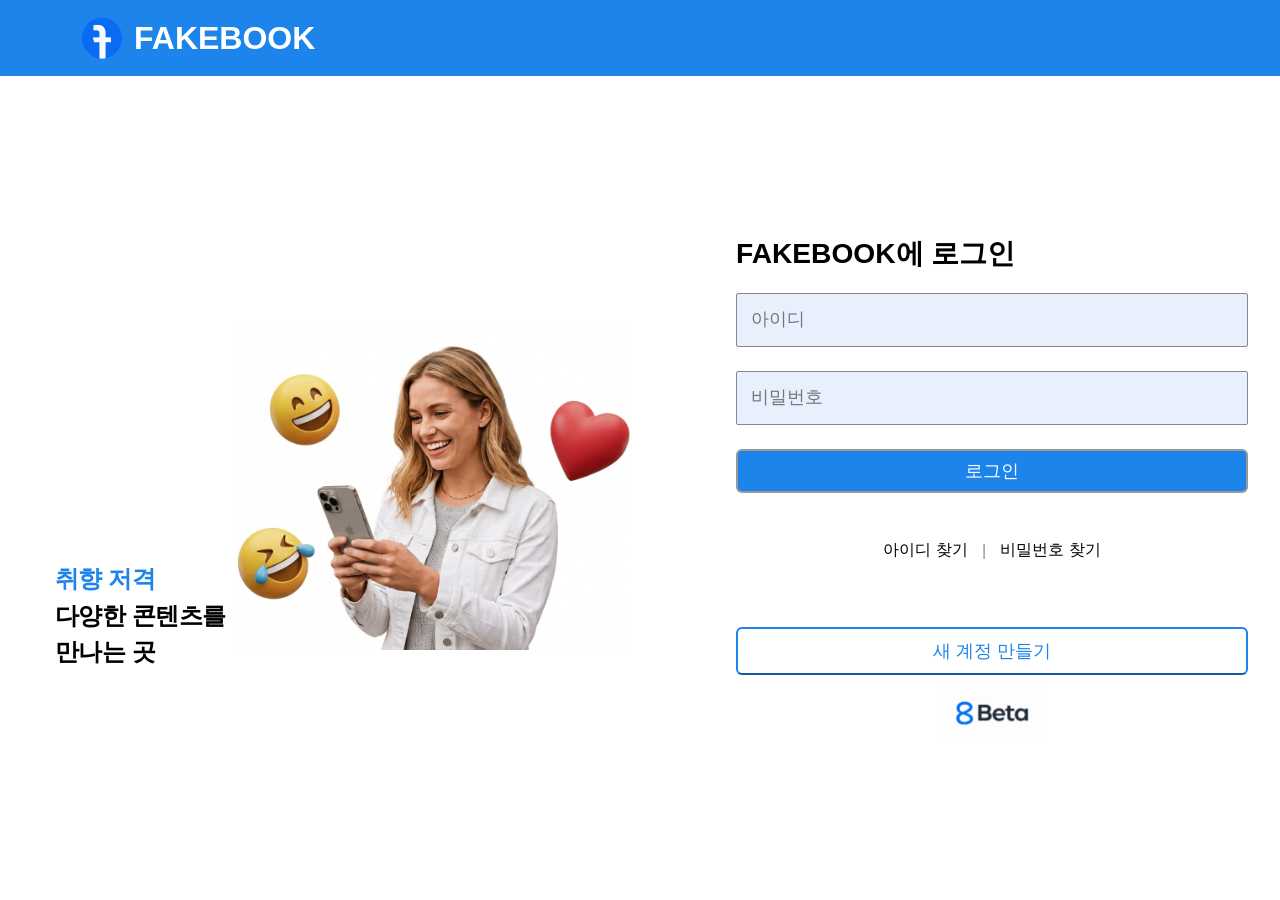
<file: index.html>
<!DOCTYPE html>
<html lang="ko">
<head>
    <meta charset="UTF-8">
    <meta name="viewport" content="width=device-width, initial-scale=1.0">
    <title>FAKEBOOK 로그인</title>
    <link rel="stylesheet" href="css/fakebook.css">
</head>
<body class="login-page">
    <header class="login-header">
        <a class="brand" href="index.html"><img src="img/FakebookLogo2.png" alt=""><span>FAKEBOOK</span></a>
    </header>
    <main class="login-layout">
        <section class="login-intro" aria-labelledby="introTitle">
            <h1 id="introTitle"><span>취향 저격</span><br>다양한 콘텐츠를<br>만나는 곳</h1>
            <img class="login-illustration" src="img/mainimage.png" alt="Fakebook 메인 이미지">
        </section>
        <section class="login-card" aria-labelledby="loginTitle">
            <form id="loginForm" action="#" method="POST">
                <h2 id="loginTitle">FAKEBOOK에 로그인</h2>
                <div class="field-group">
                    <label class="login-sr-only" for="name">아이디</label>
                    <input type="text" name="name" id="name" required placeholder="아이디" autocomplete="username">
                </div>
                <div class="field-group">
                    <label class="login-sr-only" for="password">비밀번호</label>
                    <input type="password" name="password" id="password" required placeholder="비밀번호" autocomplete="current-password">
                </div>
                <button type="submit" class="auth-primary-button">로그인</button>
                <div class="login-recovery-links" aria-label="계정 찾기">
                    <a class="login-find-button" href="find-id.html">아이디 찾기</a>
                    <span aria-hidden="true">|</span>
                    <button type="button" class="login-find-button" id="findPasswordButton">비밀번호 찾기</button>
                </div>
                <button type="button" class="login-signup-button" id="signupButton">새 계정 만들기</button>
            </form>
            <img class="login-beta" src="img/Beta icon.png" alt="Beta">
        </section>
    </main>
    <script src="js/auth.js"></script>
</body>
</html>
</file>
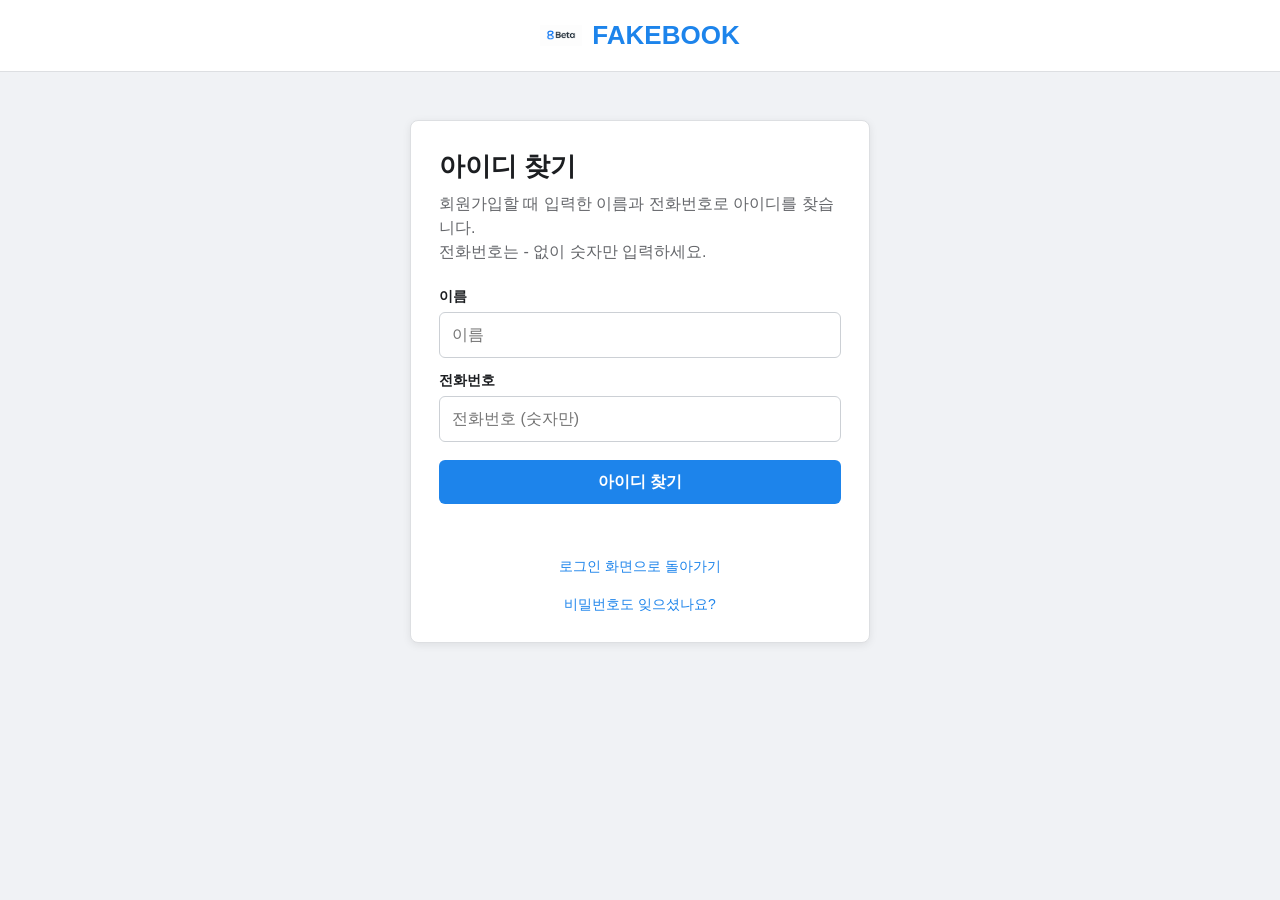
<file: find-id.html>
<!DOCTYPE html>
<html lang="ko" class="auth-html">
<head>
    <meta charset="UTF-8">
    <meta name="viewport" content="width=device-width, initial-scale=1.0">
    <title>FAKEBOOK 아이디 찾기</title>
    <link rel="stylesheet" href="css/fakebook.css">
</head>
<body class="auth-page">
    <div class="auth-shell">
        <header class="auth-brand-row">
            <a href="index.html" class="auth-brand-link">
                <img src="img/Beta icon.png" alt="Beta 로고">
                <span>FAKEBOOK</span>
            </a>
        </header>

        <main class="auth-main">
            <section class="auth-card small-card">
                <div class="auth-card-title">
                    <h1>아이디 찾기</h1>
                    <p>회원가입할 때 입력한 이름과 전화번호로 아이디를 찾습니다.<br>전화번호는 - 없이 숫자만 입력하세요.</p>
                </div>

                <form id="findIdForm" class="auth-form">
                    <div class="field-group">
                        <label for="findIdName">이름</label>
                        <input type="text" id="findIdName" placeholder="이름" required>
                    </div>

                    <div class="field-group">
                        <label for="findIdPhone">전화번호</label>
                        <input type="tel" id="findIdPhone" placeholder="전화번호 (숫자만)" inputmode="numeric" pattern="[0-9]{10,11}" minlength="10" maxlength="11" required>
                    </div>

                    <button type="submit" class="auth-primary-button">아이디 찾기</button>
                </form>

                <p class="auth-error" id="findIdMessage" role="status" aria-live="polite"></p>
                <section class="auth-recovery-result" id="findIdResult" aria-labelledby="foundIdTitle" hidden>
                    <p id="foundIdTitle">가입한 아이디</p>
                    <strong id="foundId"></strong>
                </section>
                <a class="auth-text-link" href="index.html">로그인 화면으로 돌아가기</a>
                <a class="auth-text-link" href="find-password.html">비밀번호도 잊으셨나요?</a>
            </section>
        </main>
    </div>

    <script src="js/auth.js"></script>
</body>
</html>
</file>
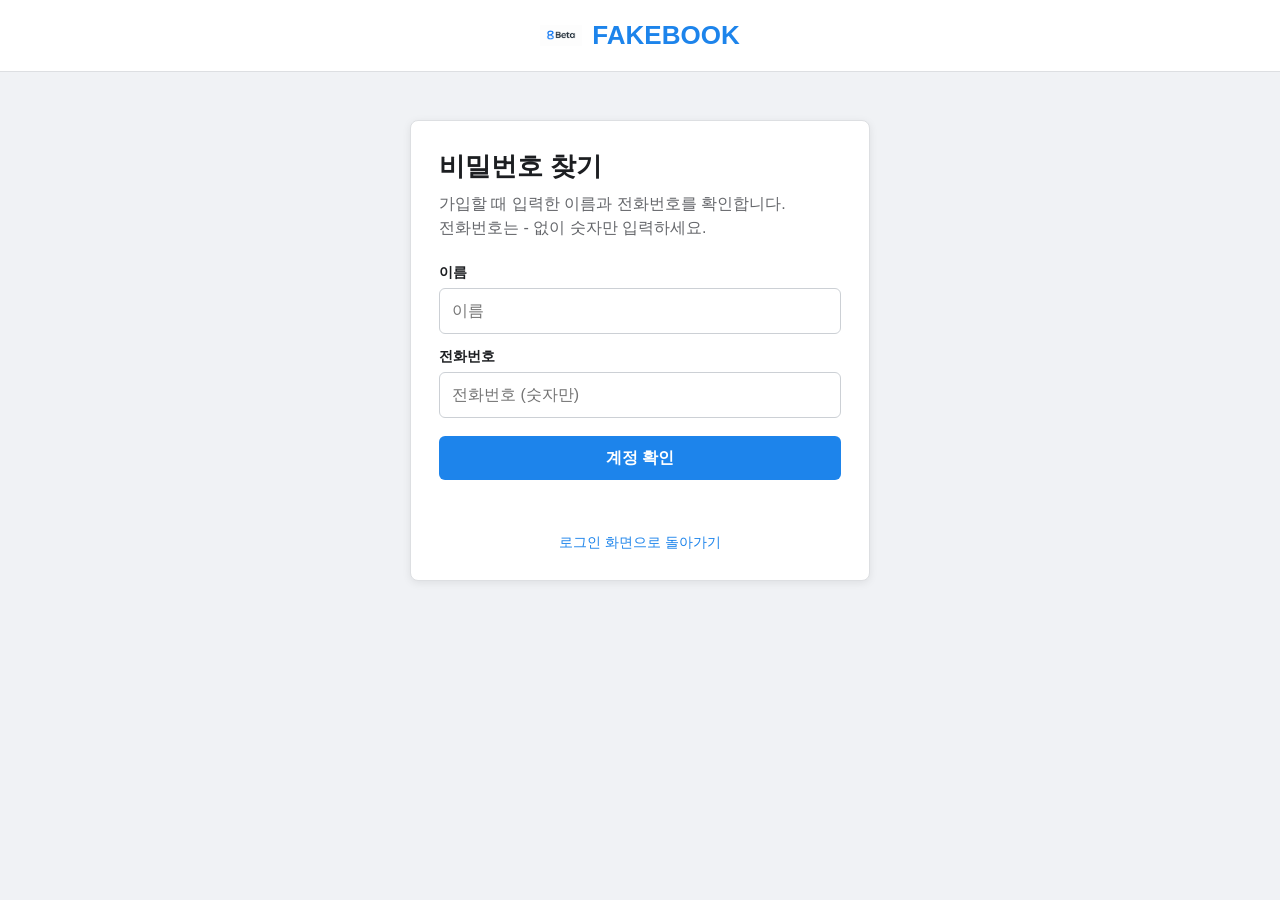
<file: find-password.html>
<!DOCTYPE html>
<html lang="ko" class="auth-html">
<head>
    <meta charset="UTF-8">
    <meta name="viewport" content="width=device-width, initial-scale=1.0">
    <title>FAKEBOOK 비밀번호 찾기</title>
    <link rel="stylesheet" href="css/fakebook.css">
</head>
<body class="auth-page">
    <div class="auth-shell">
        <header class="auth-brand-row">
            <a href="index.html" class="auth-brand-link">
                <img src="img/Beta icon.png" alt="Beta 로고">
                <span>FAKEBOOK</span>
            </a>
        </header>

        <main class="auth-main">
            <section class="auth-card small-card">
                <div class="auth-card-title">
                    <h1>비밀번호 찾기</h1>
                    <p>가입할 때 입력한 이름과 전화번호를 확인합니다.<br>전화번호는 - 없이 숫자만 입력하세요.</p>
                </div>

                <form id="findPasswordForm" class="auth-form">
                    <div class="field-group">
                        <label for="findName">이름</label>
                        <input type="text" id="findName" placeholder="이름" required>
                    </div>

                    <div class="field-group">
                        <label for="findPhone">전화번호</label>
                        <input type="tel" id="findPhone" placeholder="전화번호 (숫자만)" inputmode="numeric" pattern="[0-9]{10,11}" minlength="10" maxlength="11" required>
                    </div>

                    <button type="submit" class="auth-primary-button">계정 확인</button>
                </form>

                <p class="auth-error" id="findPasswordMessage" aria-live="polite"></p>
                <a class="auth-text-link" href="index.html">로그인 화면으로 돌아가기</a>
            </section>
        </main>
    </div>

    <script src="js/auth.js"></script>
</body>
</html>
</file>
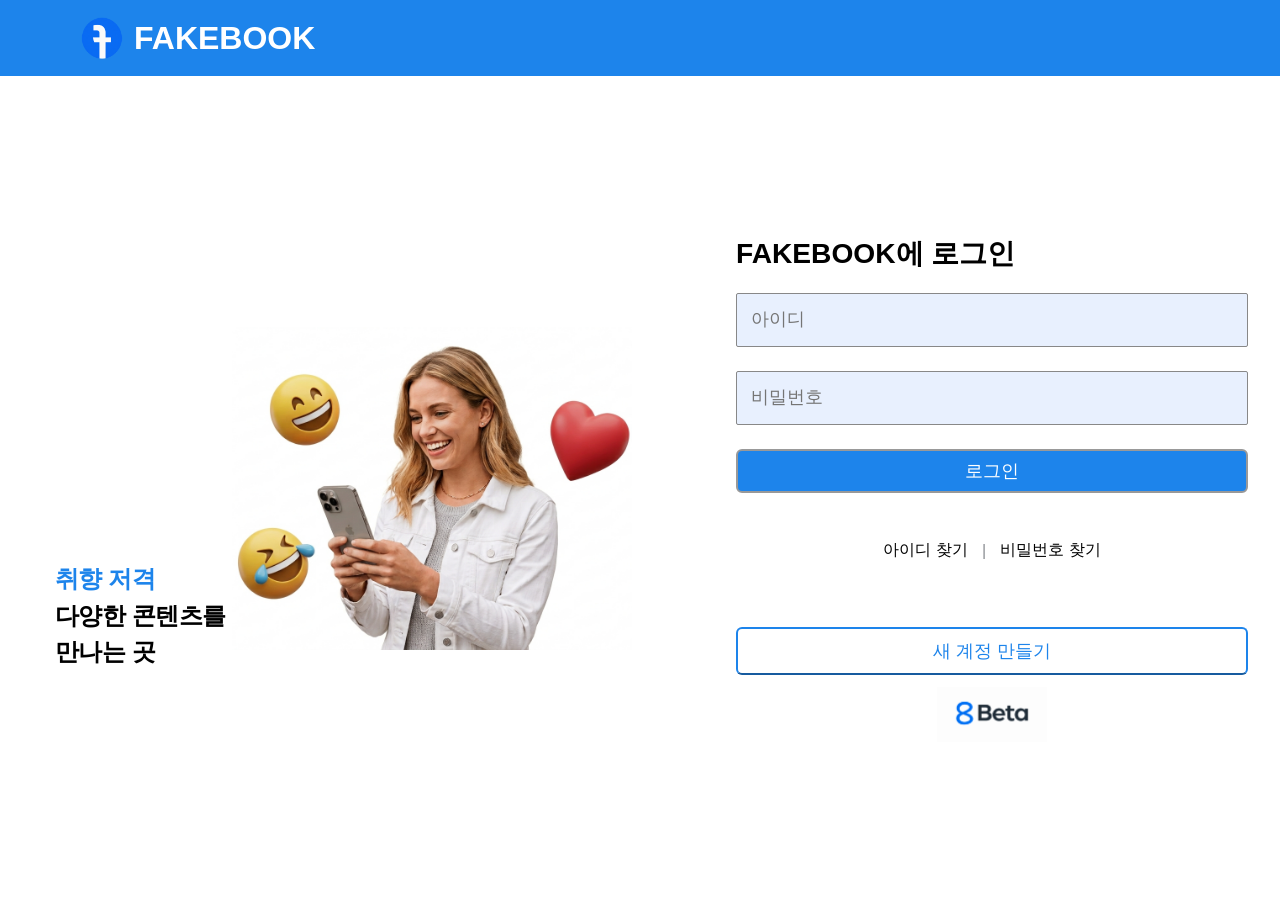
<file: main.html>
<!DOCTYPE html>
<html lang="ko" class="app-html">
<head>
    <meta charset="UTF-8">
    <meta name="viewport" content="width=device-width, initial-scale=1.0">
    <title>FAKEBOOK 메인</title>
    <link rel="stylesheet" href="css/fakebook.css">
</head>
<body class="app-page">
    <header class="app-navbar">
        <a class="app-brand" href="main.html">
            <img src="img/FakebookLogo2.png" alt="Fakebook 로고">
            <span>FAKEBOOK</span>
        </a>
        <button type="button" class="app-logout" id="logoutButton">로그아웃</button>
    </header>

    <main class="app-layout">
        <aside class="app-sidebar">
            <div class="app-profile-card">
                <a href="#profile" class="sidebar-profile-link" aria-label="내 프로필 보기"><img id="sidebarAvatar" src="img/default-avatar.svg" alt="내 프로필 사진"></a>
                <strong id="welcomeName">사용자</strong>
                <span id="sidebarBio">FAKEBOOK에 오신 것을 환영합니다.</span>
                <span id="sidebarFriends">친구 0명</span>
                <a class="profile-settings-link" href="#settings">프로필 설정</a>
            </div>
            <nav class="app-menu" aria-label="주 메뉴">
                <a href="#home" id="homeLink" aria-label="홈" title="홈" aria-current="page"><svg viewBox="0 0 24 24" aria-hidden="true"><path d="m3 10 9-7 9 7M5 9v12h5v-7h4v7h5V9"/></svg></a>
                <a href="#friends" id="friendsLink" aria-label="친구" title="친구"><svg viewBox="0 0 24 24" aria-hidden="true"><circle cx="9" cy="7" r="3"/><path d="M3 21v-4a6 6 0 0 1 12 0v4M16 4a3 3 0 0 1 0 6m2 3a5 5 0 0 1 3 4v4"/></svg></a>
                <a href="#saved" id="savedLink" aria-label="저장됨" title="저장됨"><svg viewBox="0 0 24 24" aria-hidden="true"><path d="M6 3h12v18l-6-4-6 4V3Z"/></svg></a>
            </nav>
        </aside>

        <section class="app-feed">
            <div class="feed-composer">
                <h2>무슨 생각을 하고 있나요?</h2>
                <textarea id="postText" placeholder="오늘의 이야기를 작성해보세요."></textarea>
                <div class="attachment-picker">
                    <input class="attachment-input" type="file" id="postMedia" aria-label="사진·동영상 첨부" aria-describedby="attachmentHint" accept="image/jpeg,image/png,image/gif,image/webp,video/mp4,video/webm,video/ogg" multiple>
                    <label class="attachment-button" for="postMedia">
                        <svg viewBox="0 0 24 24" fill="none" stroke="currentColor" stroke-width="1.8" aria-hidden="true"><rect x="3" y="3" width="18" height="18" rx="3"/><circle cx="8" cy="8" r="1.5"/><path d="m3 17 5-5 4 4 3-3 6 6"/></svg>
                        <span>사진·동영상</span>
                    </label>
                </div>
                <p class="attachment-hint" id="attachmentHint">최대 10개 · 파일당 100MB까지 첨부할 수 있어요.</p>
                <div id="mediaPreview" class="media-grid"></div>
                <p id="feedMessage" role="status" aria-live="polite"></p>
                <button type="button" id="postButton" class="auth-primary-button">게시하기</button>
            </div>

            <h2 id="feedTitle">홈</h2>
            <div id="localPosts"></div>
        </section>
        <section id="socialPanel" class="social-panel" hidden aria-label="친구 및 프로필"></section>
    </main>

    <script src="js/auth.js"></script>
    <script src="js/ambient.js"></script>
    <script src="js/social.js"></script>
    <script src="js/media-carousel.js"></script>
    <script src="js/feed.js"></script>
</body>
</html>
</file>
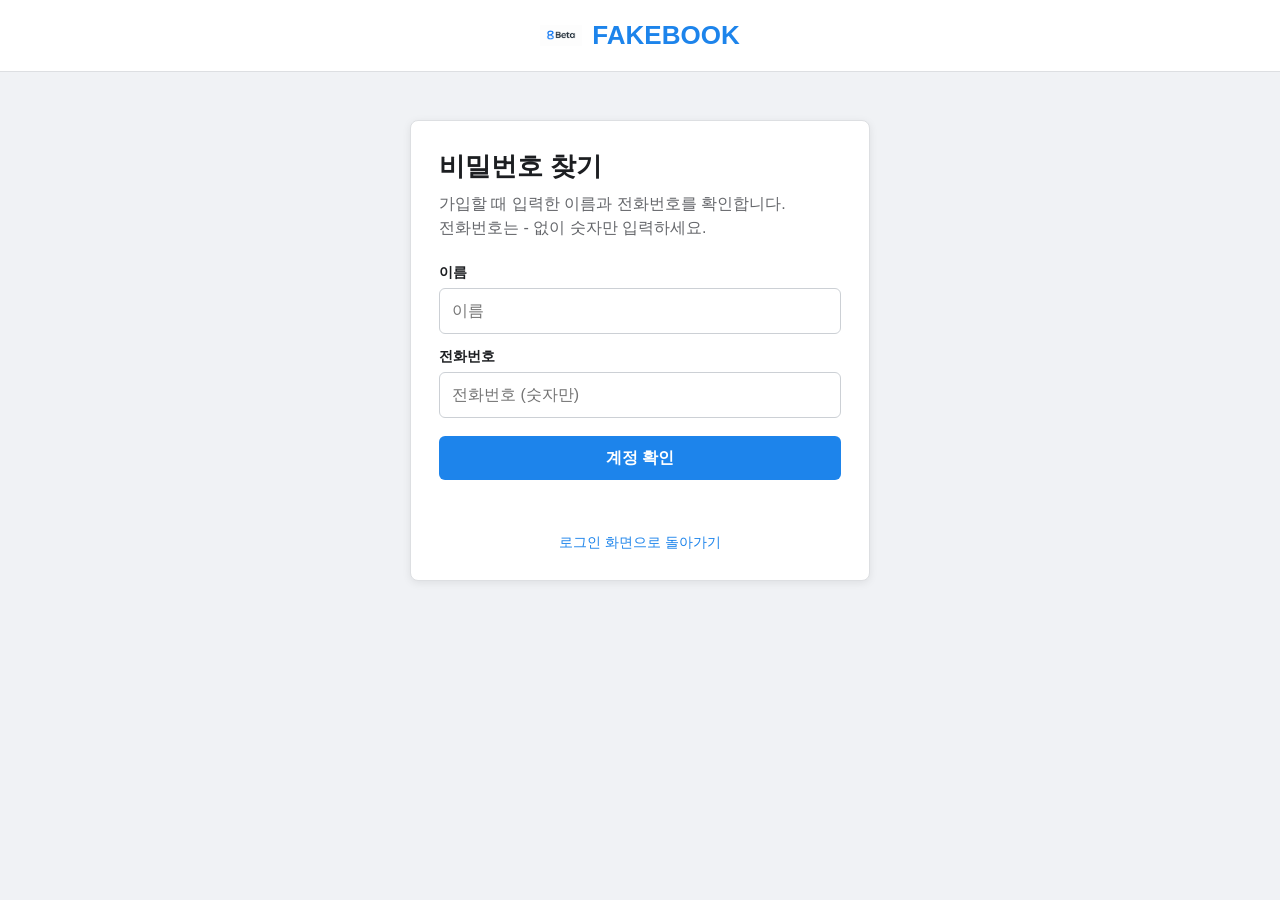
<file: reset-password.html>
<!DOCTYPE html>
<html lang="ko" class="auth-html">
<head>
    <meta charset="UTF-8">
    <meta name="viewport" content="width=device-width, initial-scale=1.0">
    <title>FAKEBOOK 비밀번호 재설정</title>
    <link rel="stylesheet" href="css/fakebook.css">
</head>
<body class="auth-page">
    <div class="auth-shell">
        <header class="auth-brand-row">
            <a href="index.html" class="auth-brand-link">
                <img src="img/Beta icon.png" alt="Beta 로고">
                <span>FAKEBOOK</span>
            </a>
        </header>

        <main class="auth-main">
            <section class="auth-card small-card">
                <div class="auth-card-title">
                    <h1>새 비밀번호 설정</h1>
                    <p>영문, 숫자, 특수기호를 포함한 8자 이상의 비밀번호를 설정하세요.</p>
                </div>

                <form id="resetPasswordForm" class="auth-form">
                    <div class="field-group">
                        <label for="newPassword">새 비밀번호</label>
                        <input type="password" id="newPassword" placeholder="영문+숫자+특수기호 8자 이상" required>
                    </div>

                    <div class="field-group">
                        <label for="newPasswordConfirm">새 비밀번호 확인</label>
                        <input type="password" id="newPasswordConfirm" placeholder="새 비밀번호 다시 입력" required>
                    </div>

                    <button type="submit" class="auth-primary-button">비밀번호 변경</button>
                </form>

                <p class="auth-error" id="resetPasswordMessage" aria-live="polite"></p>
            </section>
        </main>
    </div>

    <script src="js/auth.js"></script>
</body>
</html>
</file>
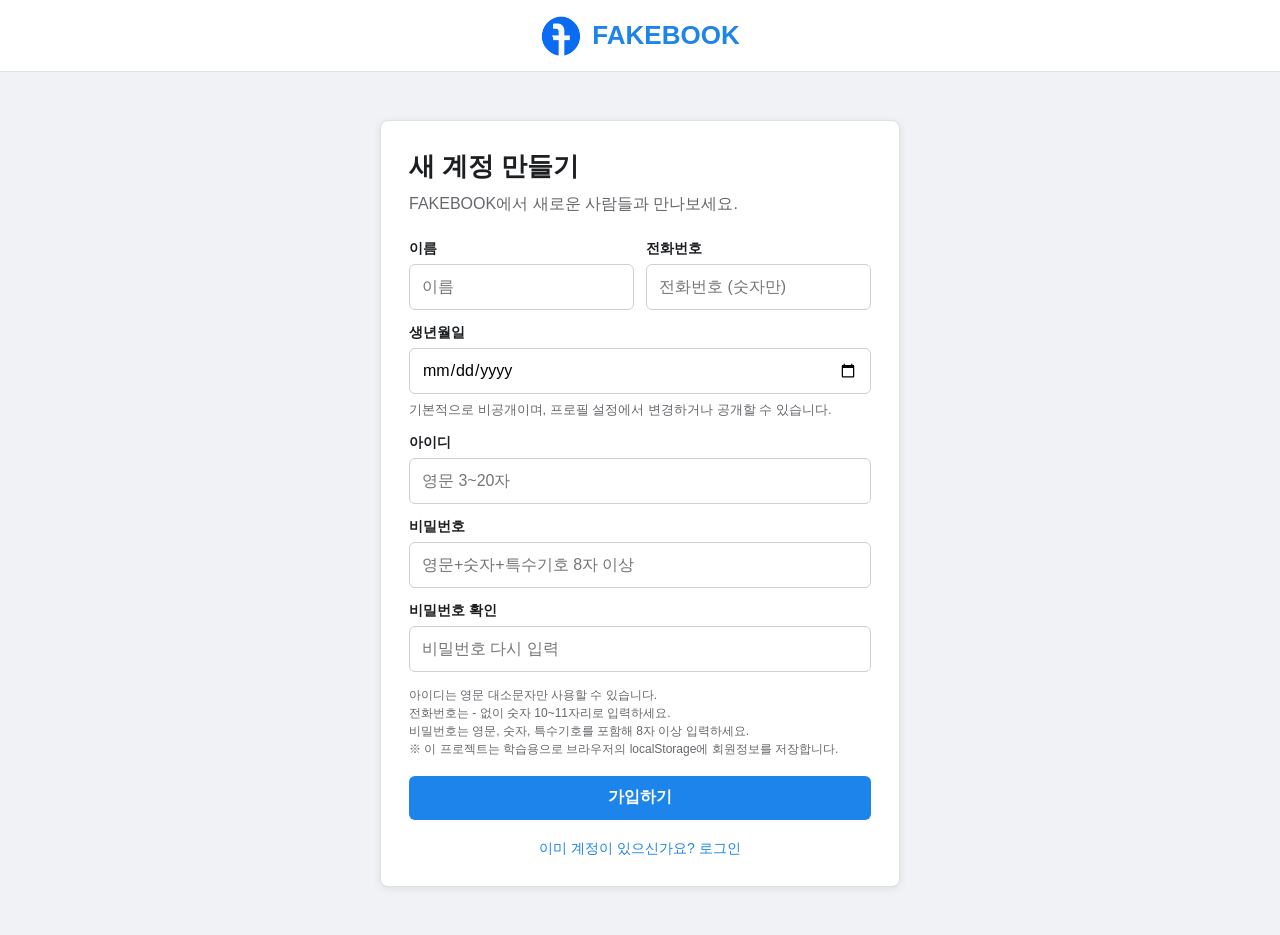
<file: signup.html>
<!DOCTYPE html>
<html lang="ko" class="auth-html">
<head>
    <meta charset="UTF-8">
    <meta name="viewport" content="width=device-width, initial-scale=1.0">
    <title>FAKEBOOK 회원가입</title>
    <link rel="stylesheet" href="css/fakebook.css">
</head>
<body class="auth-page">
    <div class="auth-shell">
        <header class="auth-brand-row">
            <a href="index.html" class="auth-brand-link">
                <img src="img/FakebookLogo2.png" alt="Fakebook 로고">
                <span>FAKEBOOK</span>
            </a>
        </header>

        <main class="auth-main">
            <section class="auth-card signup-card">
                <div class="auth-card-title">
                    <h1>새 계정 만들기</h1>
                    <p>FAKEBOOK에서 새로운 사람들과 만나보세요.</p>
                </div>

                <form id="signupForm" class="auth-form">
                    <div class="form-row two-col">
                        <div class="field-group">
                            <label for="signupName">이름</label>
                            <input type="text" id="signupName" placeholder="이름" required>
                        </div>
                        <div class="field-group">
                            <label for="signupPhone">전화번호</label>
                            <input type="tel" id="signupPhone" placeholder="전화번호 (숫자만)" inputmode="numeric" pattern="[0-9]{10,11}" minlength="10" maxlength="11" required>
                        </div>
                    </div>

                    <div class="field-group">
                        <label for="signupBirthday">생년월일</label>
                        <input type="date" id="signupBirthday" min="1900-01-01" autocomplete="bday" required aria-describedby="birthdayNote">
                        <small id="birthdayNote">기본적으로 비공개이며, 프로필 설정에서 변경하거나 공개할 수 있습니다.</small>
                    </div>

                    <div class="field-group">
                        <label for="signupId">아이디</label>
                        <input type="text" id="signupId" placeholder="영문 3~20자" pattern="[A-Za-z]{3,20}" minlength="3" maxlength="20" required>
                    </div>

                    <div class="field-group">
                        <label for="signupPassword">비밀번호</label>
                        <input type="password" id="signupPassword" placeholder="영문+숫자+특수기호 8자 이상" required>
                    </div>

                    <div class="field-group">
                        <label for="signupPasswordConfirm">비밀번호 확인</label>
                        <input type="password" id="signupPasswordConfirm" placeholder="비밀번호 다시 입력" required>
                    </div>

                    <p class="auth-note">아이디는 영문 대소문자만 사용할 수 있습니다.<br>전화번호는 - 없이 숫자 10~11자리로 입력하세요.<br>비밀번호는 영문, 숫자, 특수기호를 포함해 8자 이상 입력하세요.<br>※ 이 프로젝트는 학습용으로 브라우저의 localStorage에 회원정보를 저장합니다.</p>

                    <button type="submit" class="auth-primary-button">가입하기</button>
                </form>

                <a class="auth-text-link" href="index.html">이미 계정이 있으신가요? 로그인</a>
            </section>
        </main>
    </div>

    <script src="js/auth.js"></script>
</body>
</html>
</file>
<file: css/fakebook.css>
@charset "utf-8";
* { margin: 0; padding: 0; box-sizing: border-box; }
html { width: 100%; min-height: 100%; }
body { width: 100%; min-height: 100vh; margin: 0; font-family: Arial, "Noto Sans KR", sans-serif; color: #1c1e21; }
button, input, textarea { font: inherit; }
img, video { max-width: 100%; }
button, a, input, textarea { -webkit-tap-highlight-color: transparent; }
.login-page { background: #f0f2f5; min-height: 100svh; }
.login-header { min-height: 76px; padding: 14px max(20px, calc((100% - 1120px) / 2)); display: flex; align-items: center; justify-content: space-between; gap: 16px; background: #1d84eb; }
.brand { display: inline-flex; align-items: center; gap: 10px; color: white; text-decoration: none; font-weight: 800; font-size: clamp(22px, 3vw, 32px); }
.brand img { width: 44px; height: 44px; object-fit: contain; }
.beta-badge { width: 50px; height: 40px; object-fit: contain; }
.login-layout { width: min(1120px, calc(100% - 48px)); margin: auto; min-height: calc(100svh - 76px); padding: clamp(28px, 5vw, 64px) 0; display: grid; grid-template-columns: minmax(0, 1.2fr) minmax(0, 1fr); align-items: center; gap: clamp(32px, 6vw, 88px); }
.login-intro { min-width: 0; }
.login-intro h1 { font-size: clamp(30px, 3.8vw, 48px); line-height: 1.3; letter-spacing: -1px; }
.login-intro h1 span { color: #1d84eb; }
.login-illustration { display: block; width: min(100%, 380px); height: auto; margin: 20px auto 0; }
.login-card { width: 100%; max-width: 440px; justify-self: end; padding: clamp(20px, 3vw, 32px); background: white; border: 1px solid #dddfe2; border-radius: 14px; box-shadow: 0 8px 28px #18233314; }
.login-card form { display: flex; flex-direction: column; gap: 16px; }
.login-card h2 { font-size: clamp(20px, 2.2vw, 24px); margin-bottom: 6px; }
.login-find-button { border: 0; background: transparent; color: #166fe5; min-height: 44px; cursor: pointer; }
.login-find-button:hover { text-decoration: underline; }
.login-divider { border-top: 1px solid #e4e6eb; }
.login-signup-button { border: 0; border-radius: 6px; background: #278b36; color: white; min-height: 46px; padding: 10px 20px; font-weight: bold; cursor: pointer; }
.login-signup-button:hover { background: #20772d; }
/* =========================================
   로그인 / 회원가입 / 비밀번호 찾기 공통 UI
   ========================================= */

.auth-html,
.auth-html body,
.app-html,
.app-html body {
    overflow: auto;
    height: auto;
}

.auth-page {
    min-height: 100vh;
    background: #f0f2f5;
    font-family: Arial, "Noto Sans KR", sans-serif;
    color: #1c1e21;
}

.auth-shell {
    min-height: 100vh;
}

.auth-brand-row {
    height: 72px;
    display: flex;
    align-items: center;
    justify-content: center;
    background: #ffffff;
    border-bottom: 1px solid #dddfe2;
}

.auth-brand-link {
    display: inline-flex;
    align-items: center;
    gap: 10px;
    text-decoration: none;
    color: #1d84eb;
    font-size: 26px;
    font-weight: 700;
}

.auth-brand-link img {
    width: 42px;
    height: 42px;
    object-fit: contain;
}

.auth-main {
    min-height: calc(100vh - 72px);
    display: flex;
    justify-content: center;
    align-items: flex-start;
    padding: 48px 20px;
}

.auth-card {
    width: min(520px, 100%);
    background: #ffffff;
    border: 1px solid #dddfe2;
    border-radius: 8px;
    box-shadow: 0 2px 8px rgba(0, 0, 0, 0.08);
    padding: 28px;
}

.auth-card.small-card {
    width: min(460px, 100%);
}

.auth-card-title h1 {
    margin-bottom: 8px;
    font-size: 26px;
}

.auth-card-title p {
    margin-bottom: 24px;
    color: #65676b;
    line-height: 1.5;
}

.auth-form {
    display: flex;
    flex-direction: column;
    gap: 14px;
}

.form-row.two-col {
    display: grid;
    grid-template-columns: 1fr 1fr;
    gap: 12px;
}

.field-group {
    display: flex;
    flex-direction: column;
    gap: 6px;
}

.field-group label {
    font-size: 14px;
    font-weight: 700;
}

.field-group input {
    width: 100%;
    min-height: 46px;
    padding: 11px 12px;
    border: 1px solid #ccd0d5;
    border-radius: 6px;
    font-size: 16px;
    outline: none;
}

.field-group input:focus {
    border-color: #1d84eb;
    box-shadow: 0 0 0 2px rgba(29, 132, 235, 0.14);
}

.auth-primary-button {
    width: 100%;
    min-height: 44px;
    margin-top: 4px;
    border: 0;
    border-radius: 6px;
    background: #1d84eb;
    color: #ffffff;
    font-size: 16px;
    font-weight: 700;
    cursor: pointer;
}

.auth-primary-button:hover {
    background: #166fe5;
}

.auth-note {
    font-size: 12px;
    line-height: 1.5;
    color: #65676b;
}

.auth-text-link {
    display: block;
    margin-top: 20px;
    text-align: center;
    color: #1d84eb;
    text-decoration: none;
    font-size: 14px;
}

.auth-text-link:hover {
    text-decoration: underline;
}

.auth-error {
    min-height: 20px;
    margin-top: 14px;
    color: #d93025;
    text-align: center;
    font-size: 14px;
}

/* =========================================
   로그인 페이지 버튼 커서
   ========================================= */

.loginbutton1,
.loginbutton2,
.loginbutton3 {
    cursor: pointer;
}

/* =========================================
   메인 페이지
   ========================================= */

.app-page {
    min-height: 100vh;
    background: #f0f2f5;
    color: #1c1e21;
    font-family: Arial, "Noto Sans KR", sans-serif;
}

.app-navbar {
    position: sticky;
    top: 0;
    z-index: 10;
    height: 68px;
    display: flex;
    align-items: center;
    justify-content: space-between;
    padding: 0 24px;
    background: #1d84eb;
    box-shadow: 0 1px 3px rgba(0, 0, 0, 0.15);
}

.app-brand {
    display: inline-flex;
    align-items: center;
    gap: 8px;
    text-decoration: none;
    color: #ffffff;
    font-size: 24px;
    font-weight: 700;
}

.app-brand img {
    width: 42px;
    height: 42px;
    object-fit: contain;
}

.app-logout {
    border: 1px solid rgba(255, 255, 255, 0.8);
    background: transparent;
    color: #ffffff;
    border-radius: 6px;
    padding: 8px 14px;
    cursor: pointer;
}

.app-logout:hover {
    background: rgba(255, 255, 255, 0.14);
}

.app-layout {
    width: min(1200px, calc(100% - 32px));
    margin: 24px auto;
    display: grid;
    grid-template-columns: 250px minmax(0, 1fr);
    gap: 20px;
}

.app-sidebar,
.feed-composer,
.feed-post {
    background: #ffffff;
    border: 1px solid #dddfe2;
    border-radius: 8px;
}

.app-profile-card {
    padding: 20px;
    display: flex;
    flex-direction: column;
    align-items: center;
    gap: 8px;
    text-align: center;
}

.app-profile-card img {
    width: 70px;
    height: 70px;
    object-fit: contain;
    border-radius: 50%;
}

.app-profile-card span {
    font-size: 13px;
    color: #65676b;
    line-height: 1.5;
}

.app-menu {
    display: flex;
    flex-direction: column;
    border-top: 1px solid #eee;
}

.app-menu a {
    padding: 13px 18px;
    color: #1c1e21;
    text-decoration: none;
}

.app-menu a:hover {
    background: #f0f2f5;
}

.app-feed {
    display: flex;
    flex-direction: column;
    gap: 16px;
}

.feed-composer,
.feed-post {
    padding: 20px;
}

.feed-composer h2 {
    font-size: 17px;
    margin-bottom: 12px;
}

.feed-composer textarea {
    width: 100%;
    min-height: 100px;
    padding: 12px;
    resize: vertical;
    border: 1px solid #ccd0d5;
    border-radius: 6px;
    font-size: 16px;
}

.feed-post-header {
    display: flex;
    align-items: center;
    justify-content: space-between;
    margin-bottom: 12px;
}

.feed-post-header span {
    color: #65676b;
    font-size: 12px;
}

.feed-post p {
    line-height: 1.6;
    white-space: pre-wrap;
}

.feed-like {
    margin-top: 16px;
    border: 0;
    background: transparent;
    color: #65676b;
    cursor: pointer;
    font-weight: 700;
}

.feed-like:hover {
    color: #1d84eb;
}

.feed-comments {
    display: flex;
    gap: 8px;
    margin-top: 14px;
}

.feed-comments input {
    flex: 1;
    min-width: 0;
    border: 1px solid #ccd0d5;
    border-radius: 18px;
    padding: 8px 12px;
}

.feed-comments button {
    border: 0;
    border-radius: 18px;
    padding: 8px 12px;
    background: #e4e6eb;
    cursor: pointer;
}

@media (max-width: 900px) {
    .form-row.two-col {
        grid-template-columns: 1fr;
    }

    .app-layout {
        grid-template-columns: 1fr;
    }

    .app-sidebar {
        order: 0;
    }
}

/* 게시물 / 댓글 상호작용 */
[hidden] { display: none !important; }
#localPosts { display: grid; gap: 16px; }
#feedTitle { font-size: 20px; }
.app-menu a[aria-current="page"] { background: #e7f3ff; color: #166fe5; font-weight: bold; }
.media-label { display: block; margin: 12px 0 8px; font-size: 14px; }
.media-grid { display: grid; grid-template-columns: repeat(auto-fit, minmax(min(180px, 100%), 1fr)); gap: 10px; margin-top: 12px; }
.media-grid img, .media-grid video { width: 100%; max-height: 440px; object-fit: contain; border-radius: 8px; background: #f0f2f5; }
.post-actions { display: flex; gap: 10px; padding: 14px 0; }
.feed-post button, #mediaPreview button { cursor: pointer; border: 0; border-radius: 6px; padding: 8px 12px; background: #f0f2f5; color: #454950; }
.feed-post button[aria-pressed="true"] { background: #e7f3ff; color: #166fe5; font-weight: bold; }
.feed-post h3 { font-size: 14px; margin: 8px 0; }
.comment-item { border-top: 1px solid #eee; padding: 12px 0; overflow-wrap: anywhere; }
.comment-item button { margin: 6px 6px 0 0; }
.feed-post p { overflow-wrap: anywhere; }
#feedMessage { margin-top: 8px; font-size: 14px; color: #454950; }
button:disabled { opacity: .6; cursor: wait; }
button:focus-visible, a:focus-visible { outline: 3px solid #166fe5; outline-offset: 3px; }

/* SVG 아이콘과 답글 */
.feed-post .icon-button { display: inline-flex; align-items: center; justify-content: center; gap: 7px; min-width: 44px; min-height: 44px; background: transparent; }
.feed-post .icon-button, .feed-post .icon-button[aria-pressed="true"] { font-weight: 600; }
.feed-post .heart-button > span { min-width: 3ch; text-align: center; font-variant-numeric: tabular-nums; line-height: 1.25; }
.icon-button svg { width: 23px; height: 23px; fill: none; stroke: currentColor; stroke-width: 1.8; stroke-linecap: round; stroke-linejoin: round; }
.feed-post .heart-button[aria-pressed="true"] { color: #e0245e; background: #fff0f4; }
.feed-post .bookmark-button[aria-pressed="true"] { color: #166fe5; background: #e7f3ff; }
.icon-button[aria-pressed="true"] svg { fill: currentColor; }
.reply-list { margin-left: 18px; border-left: 2px solid #e4e6eb; padding-left: 14px; }
.reply-list:empty { display: none; }
.reply-item { margin-top: 10px; }
@media (max-width: 600px) { .reply-list { margin-left: 8px; padding-left: 8px; } }

/* 화면 너비에 따른 공통 레이아웃 */
.auth-main { padding: clamp(24px, 5vw, 48px) 16px; }
.auth-card { padding: clamp(20px, 4vw, 28px); min-width: 0; }
.auth-card-title h1 { font-size: clamp(22px, 5vw, 26px); }
.field-group, .form-row, .app-sidebar, .app-feed, #localPosts, .feed-post { min-width: 0; }
.app-layout { max-width: 1120px; align-items: start; }
.app-profile-card strong, .feed-post-header strong { overflow-wrap: anywhere; }
.app-sidebar { position: sticky; top: 88px; }
.app-feed { width: 100%; }
.feed-post-header { flex-wrap: wrap; gap: 8px 12px; }
.feed-post-header strong { min-width: 0; }
.feed-comments button { flex-shrink: 0; min-height: 44px; }
.feed-comments input { width: 0; font-size: 16px; }
#mediaPreview > div { min-width: 0; }
#mediaPreview button { max-width: 100%; overflow-wrap: anywhere; }
.attachment-picker { position: relative; display: inline-flex; max-width: 100%; margin-top: 12px; }
.attachment-input { position: absolute; inset: 0; width: 100%; height: 100%; opacity: 0; cursor: pointer; }
.attachment-button { display: inline-flex; align-items: center; gap: 10px; padding: 11px 16px; min-height: 46px; background: #eef8ef; border: 1px solid #d6ead9; border-radius: 8px; color: #32653d; font-weight: 700; cursor: pointer; }
.attachment-button svg { width: 26px; height: 26px; flex-shrink: 0; color: #32a852; }
.attachment-picker:hover .attachment-button { background: #e2f2e5; }
.attachment-picker:focus-within .attachment-button { outline: 3px solid #166fe5; outline-offset: 3px; }
.attachment-picker:has(input:disabled) { opacity: .6; }
.attachment-hint { font-size: 12px; color: #65676b; margin-top: 8px; line-height: 1.5; }
@media (max-width: 900px) {
    .app-sidebar { position: static; }
    .app-profile-card { flex-direction: row; padding: 12px 16px; text-align: left; flex-wrap: wrap; }
    .app-profile-card img { width: 36px; height: 36px; }
    .app-profile-card span { display: none; }
    .app-menu { flex-direction: row; }
    .app-menu a { flex: 1; text-align: center; min-width: 0; padding: 13px 8px; }
}
@media (max-width: 760px) {
    .login-layout { grid-template-columns: minmax(0, 1fr); width: min(480px, calc(100% - 32px)); gap: 24px; align-content: start; }
    .login-intro { text-align: center; }
    .login-intro h1 { font-size: clamp(26px, 6vw, 36px); }
    .login-illustration { width: min(45%, 180px); margin-top: 12px; }
    .login-card { justify-self: center; max-width: none; }
}
@media (max-width: 480px) {
    .login-header { padding: 12px 16px; min-height: 64px; }
    .brand img { width: 36px; height: 36px; }
    .login-layout { min-height: calc(100svh - 64px); padding: 24px 0; }
    .app-navbar { height: 64px; padding: 0 12px; gap: 8px; }
    .app-brand { font-size: 20px; gap: 4px; }
    .app-brand img { width: 34px; height: 34px; }
    .app-logout { padding: 8px 10px; flex-shrink: 0; }
    .app-layout { width: calc(100% - 20px); margin: 12px auto; gap: 12px; }
    .feed-composer, .feed-post { padding: 16px; }
    .auth-brand-link { font-size: 22px; }
    .feed-comments { gap: 6px; }
    .feed-comments button { padding: 8px; font-size: 14px; }
}

/* 원래 로그인 화면의 흰 배경과 여백, 테두리 버튼 유지 */
.login-page { background: #fff; color: #000; }
.login-page .login-layout { width: min(1440px, calc(100% - 64px)); grid-template-columns: minmax(0, 1.25fr) minmax(0, 1fr); gap: clamp(32px, 5vw, 80px); }
.login-page .login-intro { position: relative; display: grid; grid-template-columns: minmax(0, 1fr); row-gap: 20px; align-self: center; }
.login-page .login-illustration { grid-area: 1 / 1; width: 72%; max-width: 420px; height: auto; margin: 0 0 0 auto; align-self: start; }
.login-page .login-intro h1 { grid-area: 2 / 1; align-self: end; justify-self: start; font-size: clamp(28px, 3vw, 44px); line-height: 1.5; letter-spacing: -1px; text-align: left; }
.login-page .login-card { max-width: 540px; padding: 20px 0; border: 0; border-radius: 0; box-shadow: none; }
.login-page .login-card form { gap: 0; }
.login-page .login-card h2 { font-size: clamp(22px, 2.2vw, 30px); color: #000; margin-bottom: 20px; }
.login-page .field-group { gap: 0; margin-bottom: 24px; }
.login-page .field-group input { min-height: 54px; border: 1px solid #888; border-radius: 2px; padding: 12px 14px; font-size: 18px; background: #e8f0fe; color: #000; }
.login-page .auth-primary-button { margin: 0; min-height: 44px; border: 2px solid #999; border-radius: 6px; font-weight: 400; font-size: 18px; }
.login-page .login-find-button { color: #000; margin: 36px 0 54px; font-size: 16px; }
.login-page .login-signup-button { color: #1d84eb; background: #fff; border: 2px solid #1d84eb; border-bottom-color: #175b9f; border-radius: 6px; min-height: 44px; font-weight: 400; font-size: 18px; }
.login-page .login-signup-button:hover { background: #f2f7ff; }
.login-beta { display: block; width: 110px; height: auto; margin: 12px auto 0; }
.login-sr-only { position: absolute; width: 1px; height: 1px; padding: 0; margin: -1px; overflow: hidden; clip-path: inset(50%); white-space: nowrap; }
@media (max-width: 1000px) and (min-width: 761px) {
    .login-page .login-layout { width: calc(100% - 40px); gap: 28px; }
    .login-page .login-intro h1 { font-size: 28px; }
}
@media (max-width: 760px) {
    .login-page .login-layout { width: min(540px, calc(100% - 40px)); grid-template-columns: minmax(0, 1fr); gap: 24px; }
    .login-page .login-intro { width: 100%; }
    .login-page .login-illustration { width: 64%; max-width: 260px; margin: 0 0 0 auto; }
    .login-page .login-intro h1 { font-size: clamp(24px, 5.2vw, 32px); }
    .login-page .login-card { padding: 0 0 24px; }
    .login-page .login-find-button { margin: 24px 0 36px; }
}


/* 첨부 시안의 소개 영역 비율만 적용: 이미지 우측 상단, 문구 좌측 하단 */
@media (min-width: 1001px) {
    .login-page .login-intro {
        display: block;
        aspect-ratio: 1120 / 727;
        container-type: inline-size;
    }
    .login-page .login-illustration {
        position: absolute;
        top: 11.4%;
        right: 6.25%;
        width: 62.5%;
        max-width: none;
        height: auto;
        margin: 0;
    }
    .login-page .login-intro h1 {
        position: absolute;
        left: 3.57%;
        bottom: 6%;
        margin: 0;
        font-size: 2.5vw;
        font-size: 3.8cqw;
        line-height: 1.5;
        letter-spacing: -0.02em;
        white-space: nowrap;
    }
}

/* 게시물 본문 수정 */
.post-edit-form { margin: 12px 0; }
.post-edit-form textarea { display: block; width: 100%; min-height: 120px; resize: vertical; padding: 12px; border: 1px solid #ccd0d5; border-radius: 6px; font-size: 16px; }
.post-edit-form textarea:focus { outline: 2px solid #166fe5; outline-offset: 2px; }
.post-edit-form [role="status"] { color: #b42318; font-size: 14px; margin-top: 8px; }
.post-edit-actions { display: flex; gap: 8px; flex-wrap: wrap; margin-top: 10px; }
.post-edit-actions button[type="submit"] { background: #1d84eb; color: white; }

/* 삭제·수정 버튼은 하나의 그룹 안에서 나란히 표시 */
.post-manage-buttons { display: inline-flex; align-items: center; gap: 8px; margin-left: auto; flex-shrink: 0; }
.post-manage-buttons button { white-space: nowrap; }


/* 댓글 관리, 본문, 수정 폼, 답글을 서로 다른 행으로 배치 */
.comment-item { display: flex; flex-direction: column; align-items: stretch; gap: 10px; min-width: 0; }
.comment-header { display: flex; align-items: center; justify-content: space-between; gap: 10px 16px; flex-wrap: wrap; min-width: 0; }
.comment-author { display: flex; align-items: baseline; gap: 8px; flex-wrap: wrap; min-width: 0; }
.comment-author strong { overflow-wrap: anywhere; }
.comment-author small { color: #65676b; white-space: nowrap; }
.comment-actions, .comment-edit-actions, .comment-reply-actions { display: flex; align-items: center; gap: 8px; flex-wrap: wrap; min-width: 0; }
.comment-item button { margin: 0; min-height: 44px; max-width: 100%; }
.comment-actions button, .comment-edit-actions button { white-space: nowrap; }
.comment-item > .comment-editor { display: flex; flex-direction: column; align-items: stretch; gap: 10px; width: 100%; margin: 0; min-width: 0; }
.comment-editor input { flex: none; width: 100%; min-width: 0; min-height: 46px; border-radius: 8px; }
.comment-edit-actions { justify-content: flex-end; }
.comment-edit-actions button[type="submit"] { background: #1d84eb; color: #fff; }
.comment-item > .feed-comments:not(.comment-editor) { margin-top: 0; flex-wrap: wrap; }
.comment-item > .feed-comments:not(.comment-editor) input { flex-basis: 160px; }
@media (max-width: 480px) {
    .comment-header { flex-direction: column; align-items: flex-start; }
    .comment-actions { width: 100%; }
    .comment-edit-actions button { flex: 1 1 90px; }
}


/* 친구·프로필 화면 및 텍스트 없는 메뉴 아이콘 */
.app-menu a { display: flex; align-items: center; justify-content: center; min-height: 52px; }
.app-menu svg { width: 28px; height: 28px; fill: none; stroke: currentColor; stroke-width: 1.9; stroke-linecap: round; stroke-linejoin: round; }
.app-profile-card .profile-settings-link { font-size: 14px; color: #166fe5; padding: 8px; }
.app-profile-card img { object-fit: cover; border-radius: 50%; }
.sidebar-profile-link { display: inline-flex; }
.social-panel { min-width: 0; background: #fff; border: 1px solid #dddfe2; border-radius: 10px; padding: 24px; }
.social-heading { display: flex; justify-content: space-between; align-items: center; flex-wrap: wrap; gap: 12px; }
.social-panel h1 { font-size: 28px; margin: 0; }
.social-panel h2 { font-size: 22px; margin: 24px 0 16px; }
.social-heading input { max-width: 100%; width: 200px; border: 1px solid #ccd0d5; border-radius: 22px; padding: 10px 14px; min-height: 44px; background: #f0f2f5; }
.friend-tabs { display: flex; gap: 8px; flex-wrap: wrap; border-bottom: 1px solid #dddfe2; padding: 20px 0; }
.social-button { display: inline-flex; justify-content: center; align-items: center; min-height: 44px; border: 0; border-radius: 7px; background: #e4e6eb; color: #1c1e21; padding: 10px 16px; font-weight: 600; cursor: pointer; text-decoration: none; text-align: center; }
.social-button:hover { filter: brightness(.96); }
.social-button.primary, .friend-tabs button[aria-pressed="true"] { background: #1877f2; color: #fff; }
.friend-tabs .social-button { border-radius: 24px; }
.social-hint, .social-notice { color: #65676b; line-height: 1.6; font-size: 13px; margin: 12px 0; }
.social-notice:not(:empty) { color: #166fe5; }
.friend-list { display: flex; flex-direction: column; gap: 24px; margin-bottom: 24px; }
.friend-row { display: flex; align-items: center; gap: 16px; min-width: 0; }
.social-avatar { display: block; width: 96px; height: 96px; object-fit: cover; border-radius: 50%; }
.friend-detail { flex: 1; min-width: 0; }
.friend-name { display: inline-block; font-weight: 700; font-size: 18px; color: #1c1e21; text-decoration: none; margin-bottom: 10px; overflow-wrap: anywhere; }
.friend-name:hover { text-decoration: underline; }
.friend-controls { display: flex; gap: 8px; flex-wrap: wrap; }
.friend-controls button { flex: 1 1 100px; }
.profile-back { display: inline-block; margin-bottom: 24px; color: #166fe5; }
.profile-detail { display: flex; flex-direction: column; gap: 18px; align-items: flex-start; }
.profile-large-avatar { width: 144px; height: 144px; object-fit: cover; border-radius: 50%; }
.profile-bio { white-space: pre-wrap; overflow-wrap: anywhere; line-height: 1.6; }
.profile-form { display: flex; flex-direction: column; gap: 12px; margin-top: 24px; }
.profile-form label { font-weight: 700; margin-top: 12px; }
.profile-form input, .profile-form textarea { min-width: 0; width: 100%; border: 1px solid #ccd0d5; border-radius: 8px; padding: 12px; min-height: 44px; }
.profile-form textarea { resize: vertical; }
.profile-form > .social-button { align-self: flex-start; }
.profile-form-actions { display: flex; gap: 8px; flex-wrap: wrap; }
.author-profile { display: inline-flex; align-items: center; gap: 8px; min-width: 0; color: inherit; text-decoration: none; overflow-wrap: anywhere; }
.author-profile:hover strong { text-decoration: underline; }
.author-avatar { width: 32px; height: 32px; border-radius: 50%; object-fit: cover; flex-shrink: 0; }
.comment-author { align-items: center; }
@media (max-width: 480px) {
    .social-panel { padding: 16px; }
    .social-heading input { width: 100%; }
    .friend-row { gap: 12px; }
    .social-avatar { width: 72px; height: 72px; }
    .friend-controls button { flex: 1 1 70px; padding: 8px; font-size: 14px; }
    .friend-name { font-size: 16px; }
    .profile-large-avatar { width: 112px; height: 112px; }
}


/* 프로필 타임라인과 생년월일 공개 설정 */
.profile-posts { display: grid; gap: 16px; min-width: 0; }
.profile-detail { padding-bottom: 24px; border-bottom: 1px solid #dddfe2; }
.profile-friend-count { font-weight: 600; color: #65676b; }
.profile-birthday { color: #65676b; }
.profile-form .birthday-visibility { display: flex; align-items: center; gap: 10px; cursor: pointer; }
.profile-form .birthday-visibility input { width: 20px; min-height: 20px; height: 20px; flex: 0 0 20px; }
#birthdayNote { color: #65676b; font-size: 13px; line-height: 1.5; }


/* 좋아요 숫자/선택 상태가 바뀔 때 버튼 너비가 흔들리지 않도록 유지 */
.icon-button span { display: inline-block; font-weight: 600; min-width: 3ch; text-align: center; font-variant-numeric: tabular-nums; }


/* 기존 로그인 간격 안에서 아이디/비밀번호 찾기를 나란히 표시 */
.login-page .login-recovery-links { display: flex; justify-content: center; align-items: center; flex-wrap: wrap; gap: 4px 10px; margin: 36px 0 54px; }
.login-page .login-recovery-links .login-find-button { display: inline-flex; align-items: center; justify-content: center; margin: 0; padding: 4px; text-decoration: none; }
.login-page .login-recovery-links .login-find-button:hover { text-decoration: underline; }
.login-recovery-links > span { color: #8a8d91; }
.auth-success { color: #166fe5; margin-top: 16px; line-height: 1.5; overflow-wrap: anywhere; }
.auth-recovery-result { margin: 16px 0; padding: 20px; border: 1px solid #c8ddf6; border-radius: 8px; background: #f2f7ff; text-align: center; }
.auth-recovery-result p { margin: 0 0 8px; color: #65676b; }
.auth-recovery-result strong { display: block; font-size: 22px; color: #166fe5; overflow-wrap: anywhere; }
@media (max-width: 760px) {
    .login-page .login-recovery-links { margin: 24px 0 36px; }
}


/* 첨부 미디어: 한 항목씩 표시하는 캐러셀 */
.media-grid > .media-carousel { grid-column: 1 / -1; min-width: 0; }
.media-carousel { width: 100%; min-width: 0; position: relative; }
.media-carousel:focus-visible { outline: 3px solid #166fe5; outline-offset: 3px; border-radius: 8px; }
.media-carousel-stage { width: 100%; aspect-ratio: 1 / 1; max-height: 640px; position: relative; overflow: hidden; border-radius: 8px; background: #f0f2f5; }
.media-carousel-slide { position: absolute; inset: 0; display: flex; align-items: center; justify-content: center; }
.media-grid .media-carousel-slide > img, .media-grid .media-carousel-slide > video { display: block; width: 100%; height: 100%; max-height: none; object-fit: contain; border-radius: 0; background: transparent; }
.media-carousel-placeholder { color: #65676b; padding: 24px; text-align: center; line-height: 1.5; }
.feed-post .media-carousel-arrow, #mediaPreview .media-carousel-arrow { display: flex; align-items: center; justify-content: center; position: absolute; top: 50%; transform: translateY(-50%); z-index: 2; width: 44px; height: 44px; min-width: 44px; min-height: 44px; padding: 10px; border: 0; border-radius: 50%; background: rgba(255,255,255,.94); color: #454950; box-shadow: 0 1px 5px rgba(0,0,0,.18); cursor: pointer; }
.media-carousel-previous { left: 10px; }
.media-carousel-next { right: 10px; }
.media-carousel-arrow svg { width: 24px; height: 24px; fill: none; stroke: currentColor; stroke-width: 2.5; stroke-linecap: round; stroke-linejoin: round; }
.media-carousel-arrow:disabled { visibility: hidden; }
.media-carousel-dots { display: flex; align-items: center; justify-content: center; flex-wrap: wrap; padding: 4px 0; gap: 0; }
.feed-post .media-carousel-dot, #mediaPreview .media-carousel-dot { display: inline-flex; align-items: center; justify-content: center; width: 24px; height: 32px; min-height: 32px; padding: 0; border: 0; border-radius: 6px; background: transparent; }
.feed-post .media-carousel-dot[aria-pressed="true"], #mediaPreview .media-carousel-dot[aria-pressed="true"] { background: transparent; }
.media-carousel-dot > span { width: 8px; height: 8px; border-radius: 50%; background: #a8adb7; }
.media-carousel-dot[aria-pressed="true"] > span { background: #1877f2; }
.media-carousel-status { position: absolute; width: 1px; height: 1px; margin: -1px; overflow: hidden; clip-path: inset(50%); white-space: nowrap; }
#mediaPreview { display: block; }
#mediaPreview > .attachment-hint { overflow-wrap: anywhere; }
@media (max-width: 480px) {
    .media-carousel-previous { left: 6px; }
    .media-carousel-next { right: 6px; }
}
</file>
